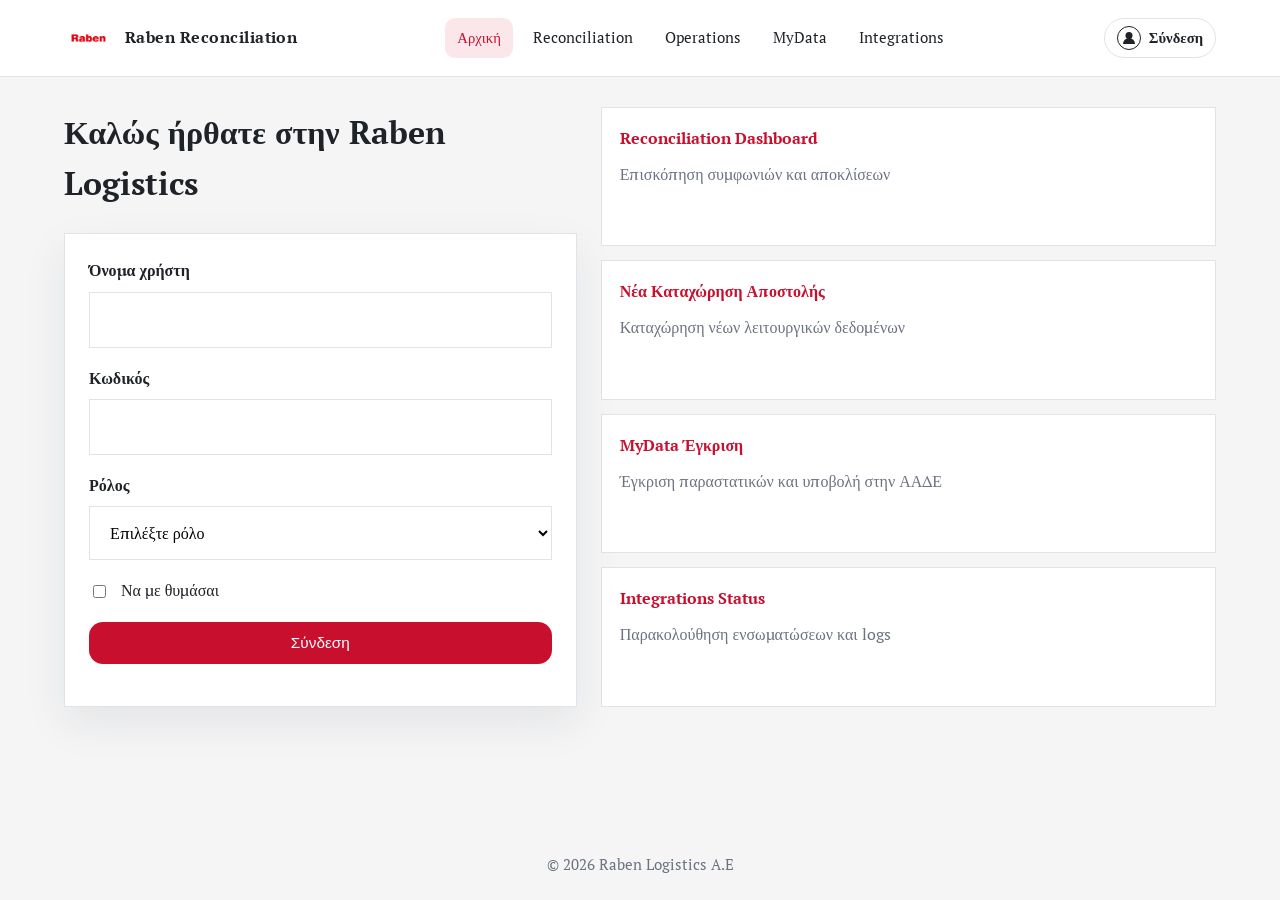
<file: index.html>
<!DOCTYPE html>
<html lang="el">
<head>
  <meta charset="UTF-8">
  <meta name="viewport" content="width=device-width, initial-scale=1.0">
  <title>Raben Reconciliation | Login</title>
  <link rel="preconnect" href="https://fonts.googleapis.com">
  <link rel="preconnect" href="https://fonts.gstatic.com" crossorigin>
  <link href="https://fonts.googleapis.com/css2?family=PT+Serif:ital,wght@0,400;0,700;1,400&amp;display=swap" rel="stylesheet">
  <link rel="stylesheet" href="style.css">
</head>
<body>
  <div class="page-shell">
    <header class="site-header">
      <div class="topbar">
        <div class="brand">
          <a href="index.html" aria-label="Raben home"><img src="assets/raben-logo.jpg" alt="Raben logo" class="brand-logo"></a>
          <div class="brand-title">Raben Reconciliation</div>
        </div>
        <nav class="nav-links" aria-label="Main navigation">
          <a class="active" href="index.html">Αρχική</a>
          <a href="reconciliation.html">Reconciliation</a>
          <a href="operations.html">Operations</a>
          <a href="mydata.html">MyData</a>
          <a href="integrations.html">Integrations</a>
        </nav>
        <a class="login-chip" href="index.html" aria-label="Σύνδεση χρήστη">
          <span class="profile-icon" aria-hidden="true"></span>
          <span>Σύνδεση</span>
        </a>
      </div>
    </header>

    <main>
      <section class="page-content grid grid-2">
        <div>
          <h1 class="page-title">Καλώς ήρθατε στην Raben Logistics</h1>
          <div class="card section-block">
            <form id="login-form" novalidate>
              <div class="field">
                <label for="username">Όνομα χρήστη</label>
                <input type="text" id="username" name="username" autocomplete="username">
              </div>
              <div class="field">
                <label for="password">Κωδικός</label>
                <input type="password" id="password" name="password" autocomplete="current-password">
              </div>
              <div class="field">
                <label for="role">Ρόλος</label>
                <select id="role" name="role">
                  <option value="">Επιλέξτε ρόλο</option>
                  <option value="Λογιστής">Λογιστής</option>
                  <option value="Operations User">Operations User</option>
                  <option value="Finance Director">Finance Director</option>
                  <option value="IT Administrator">IT Administrator</option>
                </select>
              </div>
              <div class="checkbox-group">
                <input type="checkbox" id="remember" name="remember">
                <label for="remember">Να με θυμάσαι</label>
              </div>
              <button type="submit" class="button primary">Σύνδεση</button>
              <p id="login-notice" class="form-notice" aria-live="polite"></p>
            </form>
          </div>
        </div>

        <div class="quick-links">
          <a class="quick-card" href="reconciliation.html">
            <h4>Reconciliation Dashboard</h4>
            <p>Επισκόπηση συμφωνιών και αποκλίσεων</p>
          </a>
          <a class="quick-card" href="operations.html">
            <h4>Νέα Καταχώρηση Αποστολής</h4>
            <p>Καταχώρηση νέων λειτουργικών δεδομένων</p>
          </a>
          <a class="quick-card" href="mydata.html">
            <h4>MyData Έγκριση</h4>
            <p>Έγκριση παραστατικών και υποβολή στην ΑΑΔΕ</p>
          </a>
          <a class="quick-card" href="integrations.html">
            <h4>Integrations Status</h4>
            <p>Παρακολούθηση ενσωματώσεων και logs</p>
          </a>
        </div>
      </section>
    </main>

    <footer>
      © 2026 Raben Logistics A.E
    </footer>
  </div>
  <script src="script.js"></script>
</body>
</html>
</file>
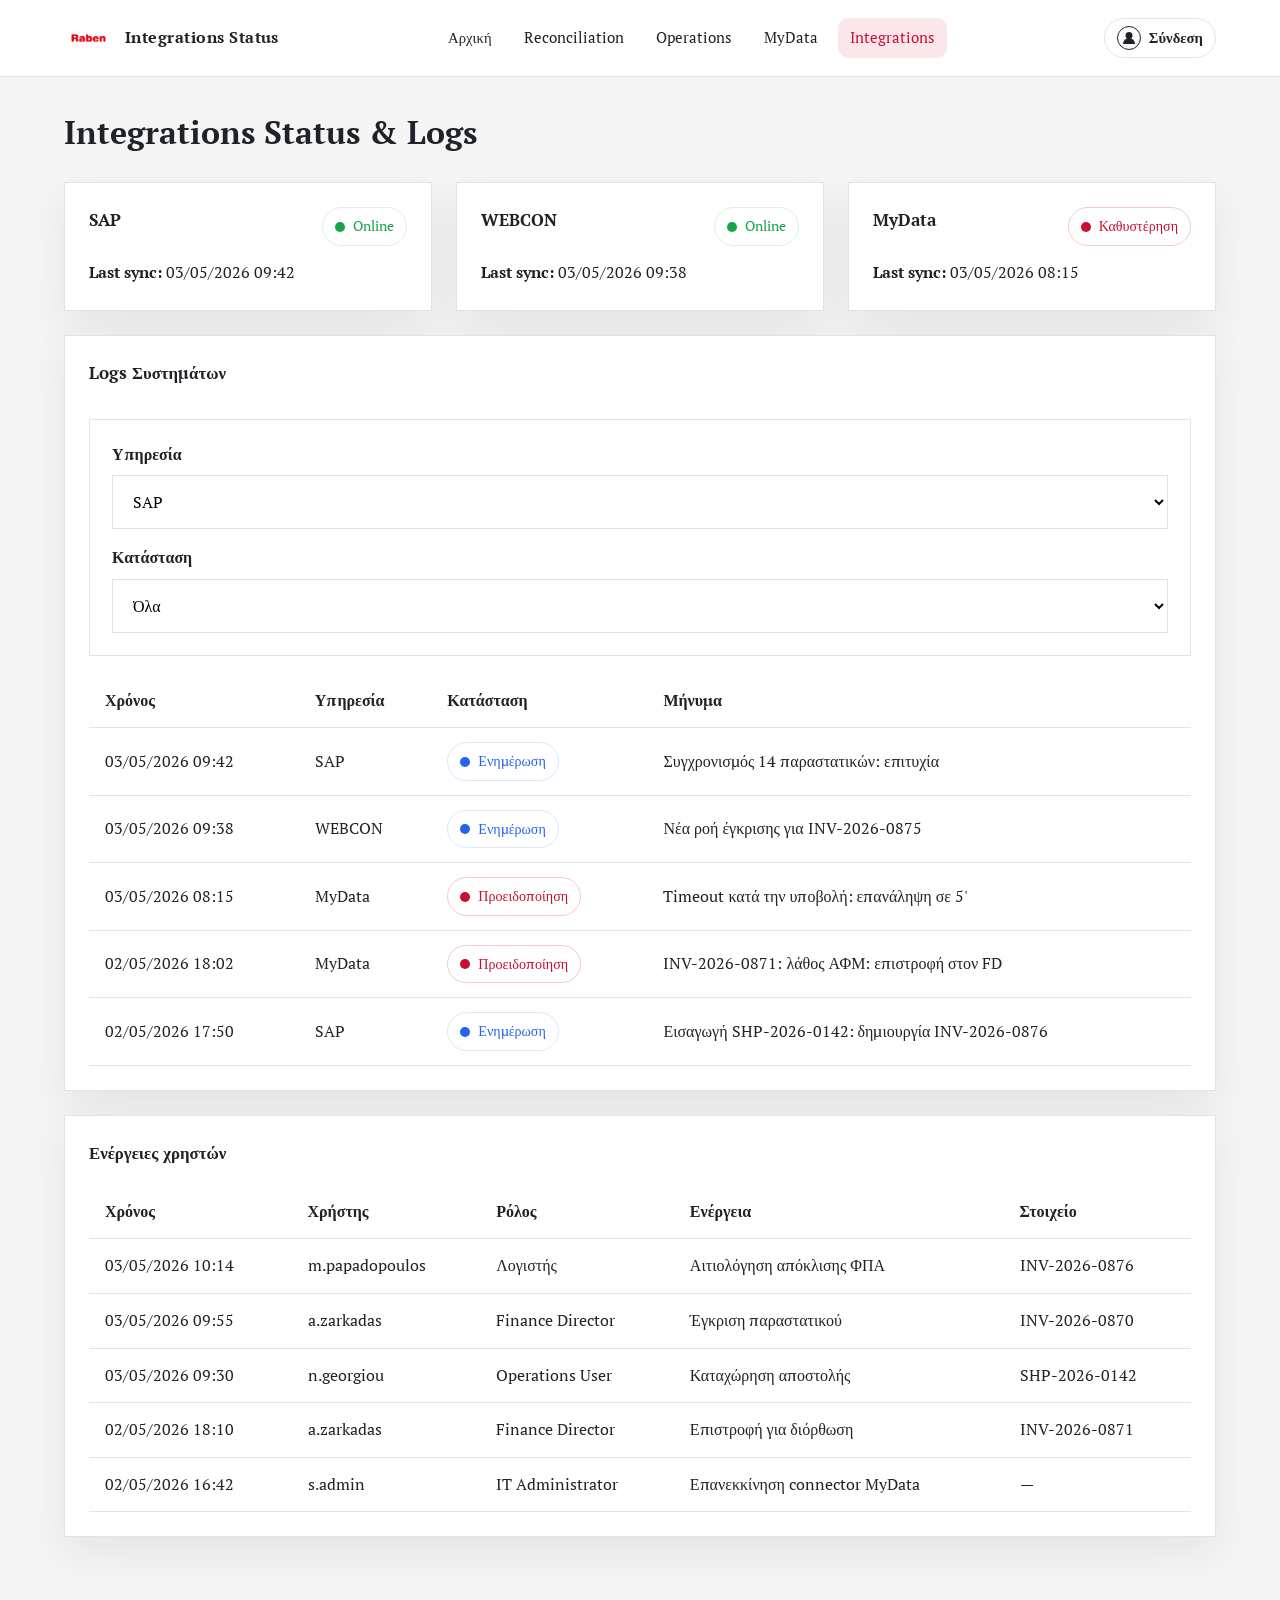
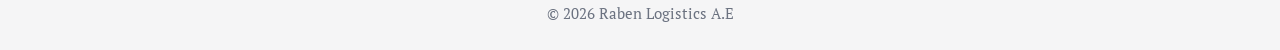
<file: integrations.html>
<!DOCTYPE html>
<html lang="el">
<head>
  <meta charset="UTF-8">
  <meta name="viewport" content="width=device-width, initial-scale=1.0">
  <title>Raben Reconciliation | Integrations</title>
  <link rel="preconnect" href="https://fonts.googleapis.com">
  <link rel="preconnect" href="https://fonts.gstatic.com" crossorigin>
  <link href="https://fonts.googleapis.com/css2?family=PT+Serif:ital,wght@0,400;0,700;1,400&amp;display=swap" rel="stylesheet">
  <link rel="stylesheet" href="style.css">
</head>
<body>
  <div class="page-shell">
    <header class="site-header">
      <div class="topbar">
        <div class="brand">
          <a href="index.html" aria-label="Raben home"><img src="assets/raben-logo.jpg" alt="Raben logo" class="brand-logo"></a>
          <div class="brand-title">Integrations Status</div>
        </div>
        <nav class="nav-links" aria-label="Main navigation">
          <a href="index.html">Αρχική</a>
          <a href="reconciliation.html">Reconciliation</a>
          <a href="operations.html">Operations</a>
          <a href="mydata.html">MyData</a>
          <a class="active" href="integrations.html">Integrations</a>
        </nav>
        <a class="login-chip" href="index.html" aria-label="Σύνδεση χρήστη">
          <span class="profile-icon" aria-hidden="true"></span>
          <span>Σύνδεση</span>
        </a>
      </div>
    </header>

    <main>
      <section class="page-content">
        <h1 class="page-title">Integrations Status & Logs</h1>

        <div class="grid grid-3 section-block">
          <div class="card">
            <div class="integration-card-header">
              <div>
                <h3>SAP</h3>
              </div>
              <span class="status-pill success">Online</span>
            </div>
            <p><strong>Last sync:</strong> 03/05/2026 09:42</p>
          </div>
          <div class="card">
            <div class="integration-card-header">
              <div>
                <h3>WEBCON</h3>
              </div>
              <span class="status-pill success">Online</span>
            </div>
            <p><strong>Last sync:</strong> 03/05/2026 09:38</p>
          </div>
          <div class="card">
            <div class="integration-card-header">
              <div>
                <h3>MyData</h3>
              </div>
              <span class="status-pill warning">Καθυστέρηση</span>
            </div>
            <p><strong>Last sync:</strong> 03/05/2026 08:15</p>
          </div>
        </div>

        <div class="card section-block">
          <div class="card-toolbar">
            <div>
              <h3>Logs Συστημάτων</h3>
            </div>
          </div>

          <div id="log-panel" class="panel log-panel">
            <div class="field">
              <label for="log-service">Υπηρεσία</label>
              <select id="log-service">
                <option>SAP</option>
                <option>WEBCON</option>
                <option>MyData</option>
              </select>
            </div>
            <div class="field">
              <label for="log-level">Κατάσταση</label>
              <select id="log-level">
                <option>Όλα</option>
                <option>Ενημέρωση</option>
                <option>Προειδοποίηση</option>
                <option>Σφάλμα</option>
              </select>
            </div>
          </div>

          <div class="table-wrapper table-block">
            <table>
              <thead>
                <tr>
                  <th>Χρόνος</th>
                  <th>Υπηρεσία</th>
                  <th>Κατάσταση</th>
                  <th>Μήνυμα</th>
                </tr>
              </thead>
              <tbody>
                <tr>
                  <td>03/05/2026 09:42</td>
                  <td>SAP</td>
                  <td><span class="status-pill info">Ενημέρωση</span></td>
                  <td>Συγχρονισμός 14 παραστατικών: επιτυχία</td>
                </tr>
                <tr>
                  <td>03/05/2026 09:38</td>
                  <td>WEBCON</td>
                  <td><span class="status-pill info">Ενημέρωση</span></td>
                  <td>Νέα ροή έγκρισης για INV-2026-0875</td>
                </tr>
                <tr>
                  <td>03/05/2026 08:15</td>
                  <td>MyData</td>
                  <td><span class="status-pill warning">Προειδοποίηση</span></td>
                  <td>Timeout κατά την υποβολή: επανάληψη σε 5'</td>
                </tr>
                <tr>
                  <td>02/05/2026 18:02</td>
                  <td>MyData</td>
                  <td><span class="status-pill warning">Προειδοποίηση</span></td>
                  <td>INV-2026-0871: λάθος ΑΦΜ: επιστροφή στον FD</td>
                </tr>
                <tr>
                  <td>02/05/2026 17:50</td>
                  <td>SAP</td>
                  <td><span class="status-pill info">Ενημέρωση</span></td>
                  <td>Εισαγωγή SHP-2026-0142: δημιουργία INV-2026-0876</td>
                </tr>
              </tbody>
            </table>
          </div>
        </div>

        <div class="card section-block">
          <div>
            <h3>Ενέργειες χρηστών</h3>
          </div>
          <div class="table-wrapper table-block">
            <table>
              <thead>
                <tr>
                  <th>Χρόνος</th>
                  <th>Χρήστης</th>
                  <th>Ρόλος</th>
                  <th>Ενέργεια</th>
                  <th>Στοιχείο</th>
                </tr>
              </thead>
              <tbody>
                <tr>
                  <td>03/05/2026 10:14</td>
                  <td>m.papadopoulos</td>
                  <td>Λογιστής</td>
                  <td>Αιτιολόγηση απόκλισης ΦΠΑ</td>
                  <td>INV-2026-0876</td>
                </tr>
                <tr>
                  <td>03/05/2026 09:55</td>
                  <td>a.zarkadas</td>
                  <td>Finance Director</td>
                  <td>Έγκριση παραστατικού</td>
                  <td>INV-2026-0870</td>
                </tr>
                <tr>
                  <td>03/05/2026 09:30</td>
                  <td>n.georgiou</td>
                  <td>Operations User</td>
                  <td>Καταχώρηση αποστολής</td>
                  <td>SHP-2026-0142</td>
                </tr>
                <tr>
                  <td>02/05/2026 18:10</td>
                  <td>a.zarkadas</td>
                  <td>Finance Director</td>
                  <td>Επιστροφή για διόρθωση</td>
                  <td>INV-2026-0871</td>
                </tr>
                <tr>
                  <td>02/05/2026 16:42</td>
                  <td>s.admin</td>
                  <td>IT Administrator</td>
                  <td>Επανεκκίνηση connector MyData</td>
                  <td>—</td>
                </tr>
              </tbody>
            </table>
          </div>
        </div>
      </section>
    </main>

    <footer>
      © 2026 Raben Logistics A.E
    </footer>
  </div>
  <script src="script.js"></script>
</body>
</html>
</file>
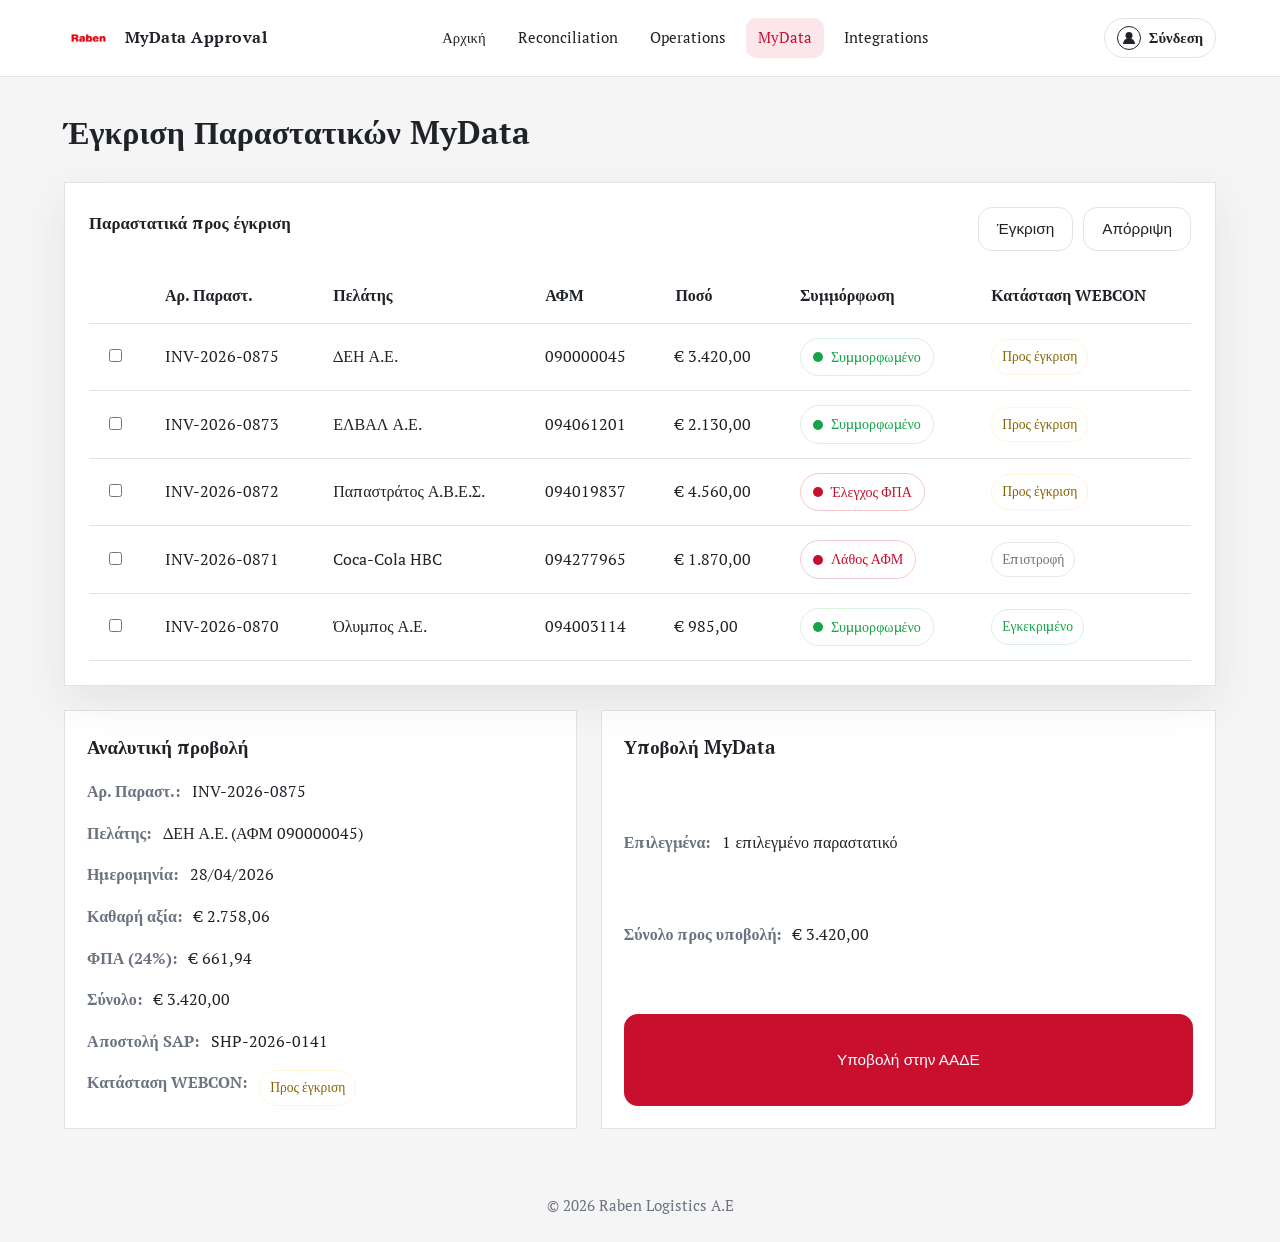
<file: mydata.html>
<!DOCTYPE html>
<html lang="el">
<head>
  <meta charset="UTF-8">
  <meta name="viewport" content="width=device-width, initial-scale=1.0">
  <title>Raben Reconciliation | MyData</title>
  <link rel="preconnect" href="https://fonts.googleapis.com">
  <link rel="preconnect" href="https://fonts.gstatic.com" crossorigin>
  <link href="https://fonts.googleapis.com/css2?family=PT+Serif:ital,wght@0,400;0,700;1,400&amp;display=swap" rel="stylesheet">
  <link rel="stylesheet" href="style.css">
</head>
<body>
  <div class="page-shell">
    <header class="site-header">
      <div class="topbar">
        <div class="brand">
          <a href="index.html" aria-label="Raben home"><img src="assets/raben-logo.jpg" alt="Raben logo" class="brand-logo"></a>
          <div class="brand-title">MyData Approval</div>
        </div>
        <nav class="nav-links" aria-label="Main navigation">
          <a href="index.html">Αρχική</a>
          <a href="reconciliation.html">Reconciliation</a>
          <a href="operations.html">Operations</a>
          <a class="active" href="mydata.html">MyData</a>
          <a href="integrations.html">Integrations</a>
        </nav>
        <a class="login-chip" href="index.html" aria-label="Σύνδεση χρήστη">
          <span class="profile-icon" aria-hidden="true"></span>
          <span>Σύνδεση</span>
        </a>
      </div>
    </header>

    <main>
      <section class="page-content">
        <h1 class="page-title">Έγκριση Παραστατικών MyData</h1>

        <div class="card section-block">
          <div class="card-toolbar">
            <div>
              <h3>Παραστατικά προς έγκριση</h3>
            </div>
            <div class="card-actions">
              <button class="button secondary">Έγκριση</button>
              <button class="button secondary">Απόρριψη</button>
            </div>
          </div>
          <div class="table-wrapper table-block">
            <table>
              <thead>
                <tr>
                  <th></th>
                  <th>Αρ. Παραστ.</th>
                  <th>Πελάτης</th>
                  <th>ΑΦΜ</th>
                  <th>Ποσό</th>
                  <th>Συμμόρφωση</th>
                  <th>Κατάσταση WEBCON</th>
                </tr>
              </thead>
              <tbody>
                <tr>
                  <td><input type="checkbox"></td>
                  <td>INV-2026-0875</td>
                  <td>ΔΕΗ Α.Ε.</td>
                  <td>090000045</td>
                  <td>€ 3.420,00</td>
                  <td><span class="status-pill success">Συμμορφωμένο</span></td>
                  <td><span class="table-badge pending">Προς έγκριση</span></td>
                </tr>
                <tr>
                  <td><input type="checkbox"></td>
                  <td>INV-2026-0873</td>
                  <td>ΕΛΒΑΛ Α.Ε.</td>
                  <td>094061201</td>
                  <td>€ 2.130,00</td>
                  <td><span class="status-pill success">Συμμορφωμένο</span></td>
                  <td><span class="table-badge pending">Προς έγκριση</span></td>
                </tr>
                <tr>
                  <td><input type="checkbox"></td>
                  <td>INV-2026-0872</td>
                  <td>Παπαστράτος Α.Β.Ε.Σ.</td>
                  <td>094019837</td>
                  <td>€ 4.560,00</td>
                  <td><span class="status-pill warning">Έλεγχος ΦΠΑ</span></td>
                  <td><span class="table-badge pending">Προς έγκριση</span></td>
                </tr>
                <tr>
                  <td><input type="checkbox"></td>
                  <td>INV-2026-0871</td>
                  <td>Coca-Cola HBC</td>
                  <td>094277965</td>
                  <td>€ 1.870,00</td>
                  <td><span class="status-pill warning">Λάθος ΑΦΜ</span></td>
                  <td><span class="table-badge rejected">Επιστροφή</span></td>
                </tr>
                <tr>
                  <td><input type="checkbox"></td>
                  <td>INV-2026-0870</td>
                  <td>Όλυμπος Α.Ε.</td>
                  <td>094003114</td>
                  <td>€ 985,00</td>
                  <td><span class="status-pill success">Συμμορφωμένο</span></td>
                  <td><span class="table-badge approved">Εγκεκριμένο</span></td>
                </tr>
              </tbody>
            </table>
          </div>
        </div>

        <div class="grid grid-2 section-grid">
          <div class="panel">
            <h3>Αναλυτική προβολή</h3>
            <div class="panel-row">
              <strong>Αρ. Παραστ.:</strong>
              <span>INV-2026-0875</span>
            </div>
            <div class="panel-row">
              <strong>Πελάτης:</strong>
              <span>ΔΕΗ Α.Ε. (ΑΦΜ 090000045)</span>
            </div>
            <div class="panel-row">
              <strong>Ημερομηνία:</strong>
              <span>28/04/2026</span>
            </div>
            <div class="panel-row">
              <strong>Καθαρή αξία:</strong>
              <span>€ 2.758,06</span>
            </div>
            <div class="panel-row">
              <strong>ΦΠΑ (24%):</strong>
              <span>€ 661,94</span>
            </div>
            <div class="panel-row">
              <strong>Σύνολο:</strong>
              <span>€ 3.420,00</span>
            </div>
            <div class="panel-row">
              <strong>Αποστολή SAP:</strong>
              <span>SHP-2026-0141</span>
            </div>
            <div class="panel-row">
              <strong>Κατάσταση WEBCON:</strong>
              <span><span class="table-badge pending">Προς έγκριση</span></span>
            </div>
          </div>

          <div class="panel">
            <h3>Υποβολή MyData</h3>
            <div class="panel-row">
              <strong>Επιλεγμένα:</strong>
              <span>1 επιλεγμένο παραστατικό</span>
            </div>
            <div class="panel-row">
              <strong>Σύνολο προς υποβολή:</strong>
              <span>€ 3.420,00</span>
            </div>
            <button class="button primary">Υποβολή στην ΑΑΔΕ</button>
          </div>
        </div>
      </section>
    </main>

    <footer>
      © 2026 Raben Logistics A.E
    </footer>
  </div>
  <script src="script.js"></script>
</body>
</html>
</file>
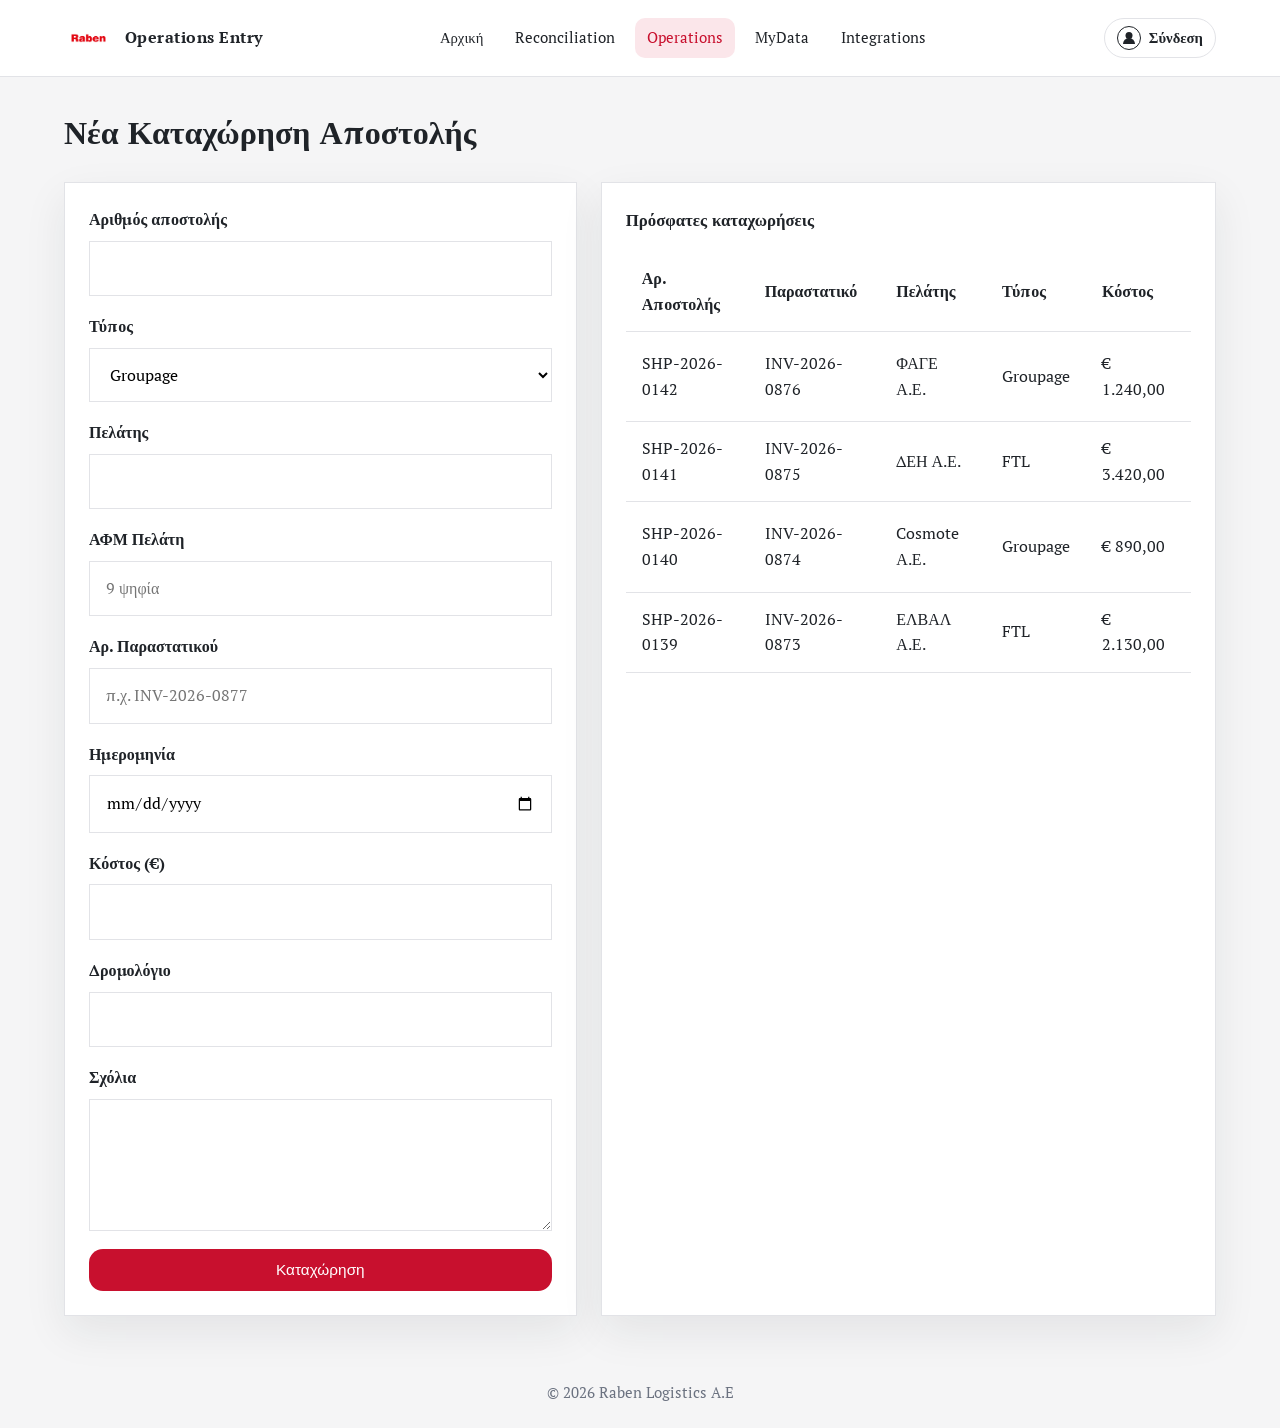
<file: operations.html>
<!DOCTYPE html>
<html lang="el">
<head>
  <meta charset="UTF-8">
  <meta name="viewport" content="width=device-width, initial-scale=1.0">
  <title>Raben Reconciliation | Operations</title>
  <link rel="preconnect" href="https://fonts.googleapis.com">
  <link rel="preconnect" href="https://fonts.gstatic.com" crossorigin>
  <link href="https://fonts.googleapis.com/css2?family=PT+Serif:ital,wght@0,400;0,700;1,400&amp;display=swap" rel="stylesheet">
  <link rel="stylesheet" href="style.css">
</head>
<body>
  <div class="page-shell">
    <header class="site-header">
      <div class="topbar">
        <div class="brand">
          <a href="index.html" aria-label="Raben home"><img src="assets/raben-logo.jpg" alt="Raben logo" class="brand-logo"></a>
          <div class="brand-title">Operations Entry</div>
        </div>
        <nav class="nav-links" aria-label="Main navigation">
          <a href="index.html">Αρχική</a>
          <a href="reconciliation.html">Reconciliation</a>
          <a class="active" href="operations.html">Operations</a>
          <a href="mydata.html">MyData</a>
          <a href="integrations.html">Integrations</a>
        </nav>
        <a class="login-chip" href="index.html" aria-label="Σύνδεση χρήστη">
          <span class="profile-icon" aria-hidden="true"></span>
          <span>Σύνδεση</span>
        </a>
      </div>
    </header>

    <main>
      <section class="page-content">
        <h1 class="page-title">Νέα Καταχώρηση Αποστολής</h1>

        <div class="grid grid-2 section-grid">
          <div class="card">
            <form>
              <div class="field">
                <label for="shipment-id">Αριθμός αποστολής</label>
                <input type="text" id="shipment-id" required>
              </div>
              <div class="field">
                <label for="shipment-type">Τύπος</label>
                <select id="shipment-type">
                  <option>Groupage</option>
                  <option>FTL</option>
                  <option>LTL</option>
                </select>
              </div>
              <div class="field">
                <label for="client-name">Πελάτης</label>
                <input type="text" id="client-name" required>
              </div>
              <div class="field">
                <label for="client-vat">ΑΦΜ Πελάτη</label>
                <input type="text" id="client-vat" pattern="[0-9]{9}" maxlength="9" placeholder="9 ψηφία" required>
              </div>
              <div class="field">
                <label for="invoice-no">Αρ. Παραστατικού</label>
                <input type="text" id="invoice-no" placeholder="π.χ. INV-2026-0877">
              </div>
              <div class="field">
                <label for="shipment-date">Ημερομηνία</label>
                <input type="date" id="shipment-date">
              </div>
              <div class="field">
                <label for="shipment-cost">Κόστος (€)</label>
                <input type="text" id="shipment-cost" inputmode="decimal">
              </div>
              <div class="field">
                <label for="route">Δρομολόγιο</label>
                <input type="text" id="route">
              </div>
              <div class="field">
                <label for="notes">Σχόλια</label>
                <textarea id="notes" rows="4"></textarea>
              </div>
              <button class="button primary">Καταχώρηση</button>
            </form>
          </div>

          <div class="card">
            <h3>Πρόσφατες καταχωρήσεις</h3>
            <div class="table-wrapper table-block">
              <table>
                <thead>
                  <tr>
                    <th>Αρ. Αποστολής</th>
                    <th>Παραστατικό</th>
                    <th>Πελάτης</th>
                    <th>Τύπος</th>
                    <th>Κόστος</th>
                    <th>Κατάσταση</th>
                  </tr>
                </thead>
                <tbody>
                  <tr>
                    <td>SHP-2026-0142</td>
                    <td>INV-2026-0876</td>
                    <td>ΦΑΓΕ Α.Ε.</td>
                    <td>Groupage</td>
                    <td>€ 1.240,00</td>
                    <td><span class="status-pill info">Προς συμφωνία</span></td>
                  </tr>
                  <tr>
                    <td>SHP-2026-0141</td>
                    <td>INV-2026-0875</td>
                    <td>ΔΕΗ Α.Ε.</td>
                    <td>FTL</td>
                    <td>€ 3.420,00</td>
                    <td><span class="status-pill success">Συμφωνημένο</span></td>
                  </tr>
                  <tr>
                    <td>SHP-2026-0140</td>
                    <td>INV-2026-0874</td>
                    <td>Cosmote Α.Ε.</td>
                    <td>Groupage</td>
                    <td>€ 890,00</td>
                    <td><span class="status-pill info">Προς συμφωνία</span></td>
                  </tr>
                  <tr>
                    <td>SHP-2026-0139</td>
                    <td>INV-2026-0873</td>
                    <td>ΕΛΒΑΛ Α.Ε.</td>
                    <td>FTL</td>
                    <td>€ 2.130,00</td>
                    <td><span class="status-pill success">Συμφωνημένο</span></td>
                  </tr>
                </tbody>
              </table>
            </div>
          </div>
        </div>
      </section>
    </main>

    <footer>
      © 2026 Raben Logistics A.E
    </footer>
  </div>
  <script src="script.js"></script>
</body>
</html>
</file>
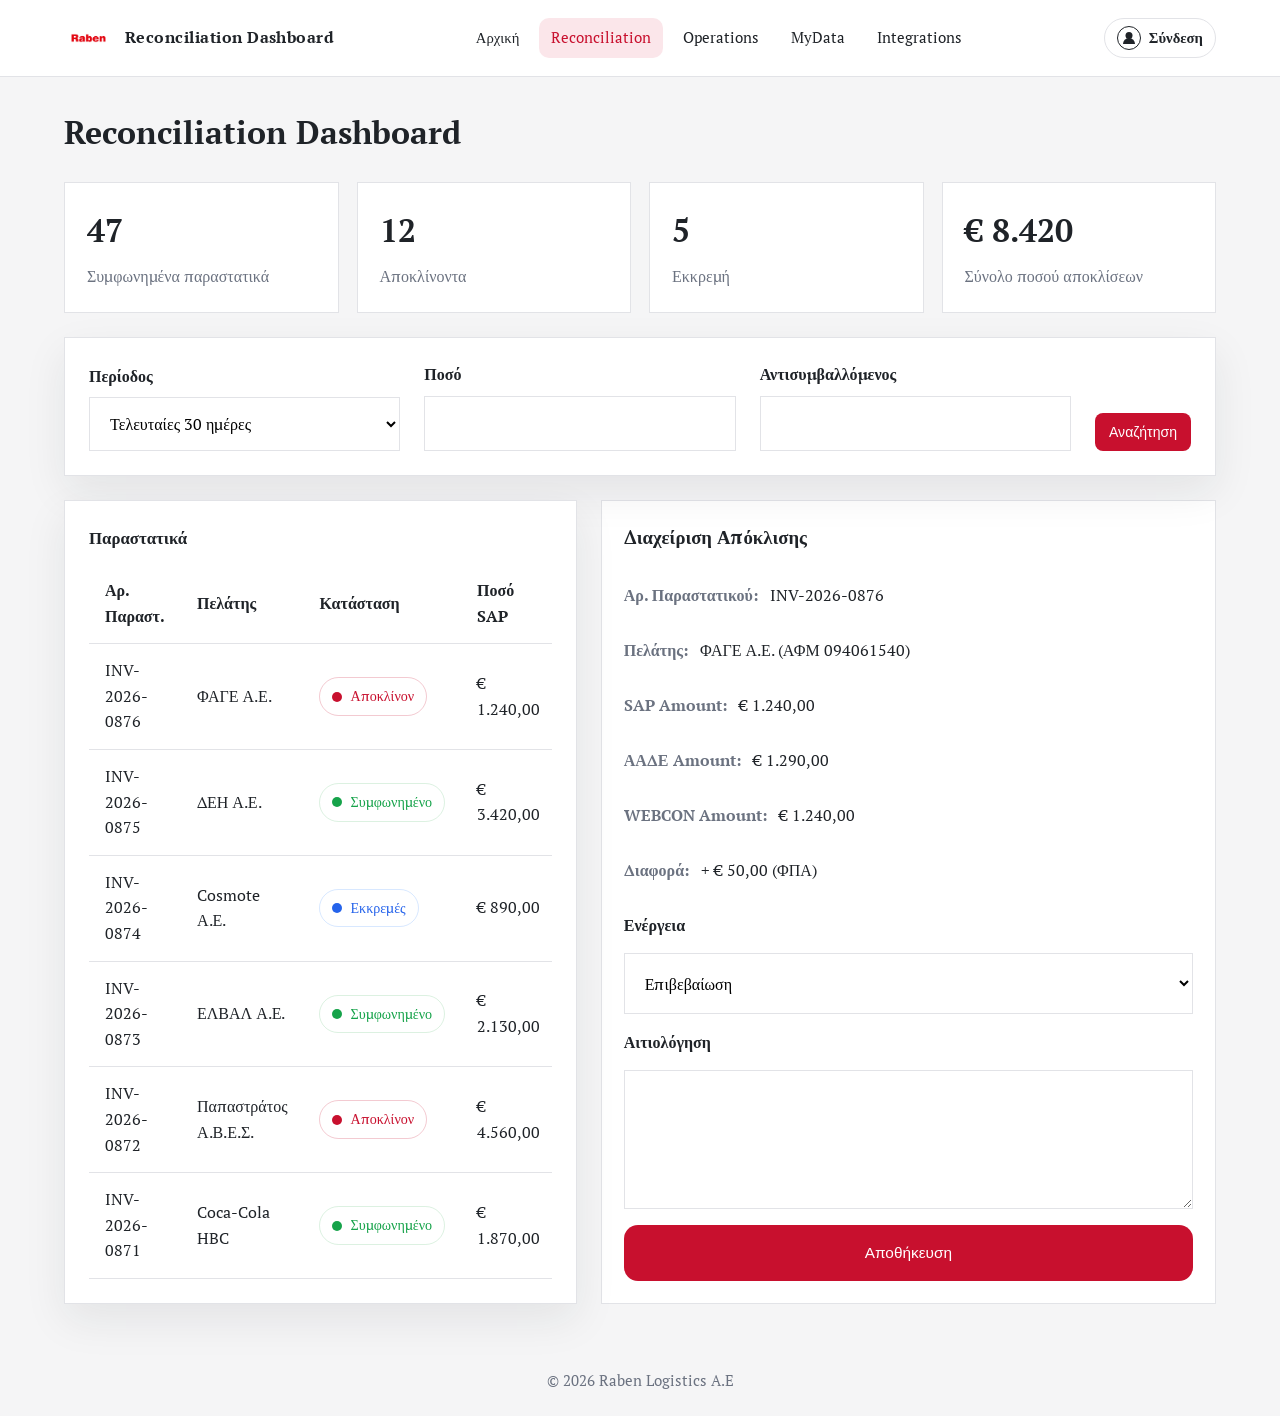
<file: reconciliation.html>
<!DOCTYPE html>
<html lang="el">
<head>
  <meta charset="UTF-8">
  <meta name="viewport" content="width=device-width, initial-scale=1.0">
  <title>Raben Reconciliation | Dashboard</title>
  <link rel="preconnect" href="https://fonts.googleapis.com">
  <link rel="preconnect" href="https://fonts.gstatic.com" crossorigin>
  <link href="https://fonts.googleapis.com/css2?family=PT+Serif:ital,wght@0,400;0,700;1,400&amp;display=swap" rel="stylesheet">
  <link rel="stylesheet" href="style.css">
</head>
<body>
  <div class="page-shell">
    <header class="site-header">
      <div class="topbar">
        <div class="brand">
          <a href="index.html" aria-label="Raben home"><img src="assets/raben-logo.jpg" alt="Raben logo" class="brand-logo"></a>
          <div class="brand-title">Reconciliation Dashboard</div>
        </div>
        <nav class="nav-links" aria-label="Main navigation">
          <a href="index.html">Αρχική</a>
          <a class="active" href="reconciliation.html">Reconciliation</a>
          <a href="operations.html">Operations</a>
          <a href="mydata.html">MyData</a>
          <a href="integrations.html">Integrations</a>
        </nav>
        <a class="login-chip" href="index.html" aria-label="Σύνδεση χρήστη">
          <span class="profile-icon" aria-hidden="true"></span>
          <span>Σύνδεση</span>
        </a>
      </div>
    </header>

    <main>
      <section class="page-content">
        <h1 class="page-title">Reconciliation Dashboard</h1>

        <div class="kpi-grid section-block">
          <div class="kpi-card">
            <div class="kpi-value">47</div>
            <div class="kpi-label">Συμφωνημένα παραστατικά</div>
          </div>
          <div class="kpi-card">
            <div class="kpi-value">12</div>
            <div class="kpi-label">Αποκλίνοντα</div>
          </div>
          <div class="kpi-card">
            <div class="kpi-value">5</div>
            <div class="kpi-label">Εκκρεμή</div>
          </div>
          <div class="kpi-card">
            <div class="kpi-value">€ 8.420</div>
            <div class="kpi-label">Σύνολο ποσού αποκλίσεων</div>
          </div>
        </div>

        <div class="card section-block">
          <form class="grid reconciliation-filters">
            <div class="field">
              <label for="period">Περίοδος</label>
              <select id="period" name="period">
                <option>Τελευταίες 30 ημέρες</option>
                <option>Αυτόν τον μήνα</option>
                <option>Τελευταίο τρίμηνο</option>
              </select>
            </div>
            <div class="field">
              <label for="amount">Ποσό</label>
              <input id="amount" type="text" inputmode="decimal">
            </div>
            <div class="field">
              <label for="counterparty">Αντισυμβαλλόμενος</label>
              <input id="counterparty" type="text">
            </div>
            <div class="field search-action">
              <button type="submit" class="button primary">Αναζήτηση</button>
            </div>
          </form>
        </div>

        <div class="grid grid-2 section-grid">
          <div class="card">
            <h3>Παραστατικά</h3>
            <div class="table-wrapper">
              <table>
                <thead>
                  <tr>
                    <th>Αρ. Παραστ.</th>
                    <th>Πελάτης</th>
                    <th>Κατάσταση</th>
                    <th>Ποσό SAP</th>
                    <th>Ποσό ΑΑΔΕ</th>
                    <th>Ποσό WEBCON</th>
                    <th>Διαφορά</th>
                  </tr>
                </thead>
                <tbody>
                  <tr>
                    <td>INV-2026-0876</td>
                    <td>ΦΑΓΕ Α.Ε.</td>
                    <td><span class="status-pill warning">Αποκλίνον</span></td>
                    <td>€ 1.240,00</td>
                    <td>€ 1.290,00</td>
                    <td>€ 1.240,00</td>
                    <td>+ € 50,00</td>
                  </tr>
                  <tr>
                    <td>INV-2026-0875</td>
                    <td>ΔΕΗ Α.Ε.</td>
                    <td><span class="status-pill success">Συμφωνημένο</span></td>
                    <td>€ 3.420,00</td>
                    <td>€ 3.420,00</td>
                    <td>€ 3.420,00</td>
                    <td>—</td>
                  </tr>
                  <tr>
                    <td>INV-2026-0874</td>
                    <td>Cosmote Α.Ε.</td>
                    <td><span class="status-pill info">Εκκρεμές</span></td>
                    <td>€ 890,00</td>
                    <td>€ 890,00</td>
                    <td>€ 890,00</td>
                    <td>—</td>
                  </tr>
                  <tr>
                    <td>INV-2026-0873</td>
                    <td>ΕΛΒΑΛ Α.Ε.</td>
                    <td><span class="status-pill success">Συμφωνημένο</span></td>
                    <td>€ 2.130,00</td>
                    <td>€ 2.130,00</td>
                    <td>€ 2.130,00</td>
                    <td>—</td>
                  </tr>
                  <tr>
                    <td>INV-2026-0872</td>
                    <td>Παπαστράτος Α.Β.Ε.Σ.</td>
                    <td><span class="status-pill warning">Αποκλίνον</span></td>
                    <td>€ 4.560,00</td>
                    <td>€ 4.440,00</td>
                    <td>€ 4.560,00</td>
                    <td>− € 120,00</td>
                  </tr>
                  <tr>
                    <td>INV-2026-0871</td>
                    <td>Coca-Cola HBC</td>
                    <td><span class="status-pill success">Συμφωνημένο</span></td>
                    <td>€ 1.870,00</td>
                    <td>€ 1.870,00</td>
                    <td>€ 1.870,00</td>
                    <td>—</td>
                  </tr>
                </tbody>
              </table>
            </div>
          </div>

          <div class="panel" id="discrepancy-panel">
            <h3>Διαχείριση Απόκλισης</h3>
            <div class="panel-row">
              <strong>Αρ. Παραστατικού:</strong>
              <span>INV-2026-0876</span>
            </div>
            <div class="panel-row">
              <strong>Πελάτης:</strong>
              <span>ΦΑΓΕ Α.Ε. (ΑΦΜ 094061540)</span>
            </div>
            <div class="panel-row">
              <strong>SAP Amount:</strong>
              <span>€ 1.240,00</span>
            </div>
            <div class="panel-row">
              <strong>ΑΑΔΕ Amount:</strong>
              <span>€ 1.290,00</span>
            </div>
            <div class="panel-row">
              <strong>WEBCON Amount:</strong>
              <span>€ 1.240,00</span>
            </div>
            <div class="panel-row">
              <strong>Διαφορά:</strong>
              <span>+ € 50,00 (ΦΠΑ)</span>
            </div>
            <div class="field">
              <label for="action">Ενέργεια</label>
              <select id="action">
                <option>Επιβεβαίωση</option>
                <option>Αιτιολόγηση</option>
                <option>Αναφορά στην ομάδα</option>
              </select>
            </div>
            <div class="field">
              <label for="comment">Αιτιολόγηση</label>
              <textarea id="comment" rows="4"></textarea>
            </div>
            <button class="button primary">Αποθήκευση</button>
          </div>
        </div>
      </section>
    </main>

    <footer>
      © 2026 Raben Logistics A.E
    </footer>
  </div>
  <script src="script.js"></script>
</body>
</html>
</file>
<file: style.css>
:root {
  --bg: #f5f5f6;
  --surface: #ffffff;
  --text: #1f2328;
  --text-muted: #6b7280;
  --primary: #c8102e;
  --primary-dark: #9b0c24;
  --primary-soft: #fbe6ea;
  --gray-100: #f3f4f6;
  --success: #16a34a;
  --info: #2563eb;
  --border: #e2e3e7;
  --shadow: 0 16px 40px rgba(31, 35, 40, 0.08);
  --radius: 0;
  --font: "PT Serif", Georgia, "Times New Roman", serif;
}

* {
  box-sizing: border-box;
}

html {
  scroll-behavior: smooth;
}

body {
  margin: 0;
  font-family: var(--font);
  background: var(--bg);
  color: var(--text);
  line-height: 1.6;
}

a {
  color: var(--primary);
  text-decoration: none;
}

a:hover,
a:focus {
  text-decoration: underline;
}

img {
  max-width: 100%;
  display: block;
}

.page-shell {
  min-height: 100vh;
  display: flex;
  flex-direction: column;
}

.site-header {
  background: #ffffff;
  border-bottom: 1px solid var(--border);
  position: sticky;
  top: 0;
  z-index: 10;
}

.site-header .topbar {
  max-width: 1200px;
  margin: 0 auto;
  padding: 18px 24px;
  display: flex;
  align-items: center;
  justify-content: space-between;
  gap: 16px;
}

.brand {
  display: flex;
  align-items: center;
  gap: 12px;
}

.brand .brand-logo {
  height: 22px;
  width: auto;
  object-fit: contain;
  display: block;
}

.brand-title {
  font-size: 1rem;
  font-weight: 700;
  letter-spacing: 0.03em;
}

.nav-links {
  display: flex;
  align-items: center;
  gap: 8px;
  flex-wrap: nowrap;
  white-space: nowrap;
}

.nav-links a {
  padding: 8px 12px;
  border-radius: 10px;
  color: var(--text);
  font-size: 0.92rem;
  white-space: nowrap;
}

.nav-links a.active,
.nav-links a:hover {
  background: var(--primary-soft);
  color: var(--primary);
}

.login-chip {
  display: inline-flex;
  align-items: center;
  gap: 8px;
  padding: 7px 12px;
  border: 1px solid var(--border);
  border-radius: 999px;
  color: var(--text);
  font-size: 0.92rem;
  font-weight: 700;
  white-space: nowrap;
  background: var(--surface);
}

.login-chip:hover,
.login-chip:focus {
  background: var(--primary-soft);
  color: var(--primary);
  text-decoration: none;
}

.profile-icon {
  position: relative;
  width: 24px;
  height: 24px;
  border: 1px solid currentColor;
  border-radius: 50%;
  display: inline-block;
}

.profile-icon::before,
.profile-icon::after {
  content: "";
  position: absolute;
  left: 50%;
  transform: translateX(-50%);
  background: currentColor;
}

.profile-icon::before {
  top: 5px;
  width: 7px;
  height: 7px;
  border-radius: 50%;
}

.profile-icon::after {
  bottom: 5px;
  width: 12px;
  height: 6px;
  border-radius: 999px 999px 0 0;
}

main {
  flex: 1;
}

.page-content {
  max-width: 1200px;
  margin: 0 auto;
  padding: 30px 24px 40px;
}

.page-title {
  font-size: clamp(2rem, 2.5vw, 2.6rem);
  margin: 0;
}

.grid {
  display: grid;
  gap: 24px;
}

.grid-2 {
  grid-template-columns: minmax(320px, 1fr) minmax(360px, 1.2fr);
}

.grid-3 {
  grid-template-columns: repeat(3, minmax(0, 1fr));
}

.section-block,
.section-grid {
  margin-top: 24px;
}

.card-toolbar,
.integration-card-header {
  display: flex;
  align-items: center;
  justify-content: space-between;
  gap: 14px;
}

.card-toolbar {
  flex-wrap: wrap;
}

.card-actions {
  display: flex;
  flex-wrap: wrap;
  gap: 10px;
}

.integration-card-header {
  margin-bottom: 14px;
}

.card {
  background: var(--surface);
  border: 1px solid var(--border);
  border-radius: var(--radius);
  box-shadow: var(--shadow);
  padding: 24px;
  animation: fadeIn 0.7s ease both;
}

.card h3 {
  margin: 0 0 12px;
  font-size: 1.05rem;
}

.card p,
.card small {
  margin: 0;
}

.kpi-grid {
  display: grid;
  grid-template-columns: repeat(auto-fit, minmax(200px, 1fr));
  gap: 18px;
}

.kpi-card {
  border: 1px solid var(--border);
  background: var(--surface);
  border-radius: var(--radius);
  padding: 22px;
}

.kpi-card .kpi-value {
  font-size: 2rem;
  font-weight: 700;
  margin-bottom: 8px;
}

.kpi-card .kpi-label {
  color: var(--text-muted);
}

.status-pill {
  display: inline-flex;
  align-items: center;
  gap: 8px;
  padding: 7px 12px;
  border-radius: 999px;
  font-size: 0.88rem;
  border: 1px solid transparent;
}

.status-pill::before {
  content: "";
  width: 10px;
  height: 10px;
  border-radius: 50%;
  display: inline-block;
}

.status-pill.success { color: var(--success); border-color: rgba(40, 167, 69, 0.16); }
.status-pill.success::before { background: var(--success); }
.status-pill.warning { color: #c8102e; border-color: rgba(200, 16, 46, 0.22); }
.status-pill.warning::before { background: #c8102e; }
.status-pill.info { color: var(--info); border-color: rgba(13, 110, 253, 0.16); }
.status-pill.info::before { background: var(--info); }

.button {
  display: inline-flex;
  align-items: center;
  justify-content: center;
  gap: 8px;
  border: none;
  border-radius: 14px;
  padding: 12px 18px;
  font-size: 0.96rem;
  cursor: pointer;
  transition: transform 0.2s ease, box-shadow 0.2s ease, background 0.2s ease;
}

.button.primary {
  background: var(--primary);
  color: #fff;
}

.button.primary:hover {
  background: var(--primary-dark);
}

.button.secondary {
  background: var(--surface);
  color: var(--text);
  border: 1px solid var(--border);
}

.button.secondary:hover {
  background: var(--gray-100);
}

.button:hover {
  transform: translateY(-1px);
  box-shadow: 0 6px 18px rgba(31, 35, 40, 0.08);
}

form {
  display: grid;
  gap: 18px;
}

.reconciliation-filters {
  grid-template-columns: repeat(3, minmax(180px, 1fr)) auto;
  align-items: end;
}

.field {
  display: grid;
  gap: 8px;
}

.field label {
  font-weight: 600;
}

.field input,
.field select,
.field textarea {
  width: 100%;
  border: 1px solid var(--border);
  border-radius: var(--radius);
  padding: 14px 16px;
  font: inherit;
  background: #fff;
  transition: border-color 0.2s ease, box-shadow 0.2s ease;
}

.field input:focus,
.field select:focus,
.field textarea:focus {
  outline: none;
  border-color: var(--primary);
  box-shadow: 0 0 0 4px rgba(200, 16, 46, 0.12);
}

.search-action {
  align-self: end;
}

.search-action .button {
  min-height: 38px;
  width: auto;
  min-width: 0;
  padding: 7px 14px;
  font-size: 0.88rem;
  border-radius: 8px;
}

.checkbox-group {
  display: flex;
  align-items: center;
  gap: 12px;
}

.checkbox-group input {
  width: auto;
}

.form-notice {
  margin: 0;
}

.form-notice.error {
  color: #9a1f1f;
}

.form-notice.success {
  color: #155724;
}

.quick-links {
  display: grid;
  gap: 14px;
}

.quick-card {
  background: var(--surface);
  border: 1px solid var(--border);
  border-radius: var(--radius);
  padding: 18px;
  transition: transform 0.2s ease, border-color 0.2s ease;
}

.quick-card:hover {
  transform: translateY(-2px);
  border-color: var(--primary-soft);
}

.quick-card h4 {
  margin: 0 0 10px;
  font-size: 1rem;
}

.quick-card p {
  margin: 0;
  color: var(--text-muted);
}

.table-wrapper {
  overflow-x: auto;
}

.table-block {
  margin-top: 18px;
}

table {
  width: 100%;
  border-collapse: collapse;
  min-width: 720px;
}

th,
td {
  text-align: left;
  padding: 14px 16px;
  border-bottom: 1px solid var(--border);
}

th {
  font-weight: 700;
  color: var(--text);
}

tbody tr:hover {
  background: #fbfcfd;
}

.table-badge {
  display: inline-flex;
  align-items: center;
  padding: 6px 10px;
  border-radius: 999px;
  font-size: 0.85rem;
  border: 1px solid transparent;
}

.table-badge.approved { color: var(--success); border-color: rgba(40, 167, 69, 0.16); }
.table-badge.pending { color: #856404; border-color: rgba(255, 193, 7, 0.16); }
.table-badge.rejected { color: #6c757d; border-color: rgba(108, 117, 125, 0.16); }

.panel {
  background: var(--surface);
  border: 1px solid var(--border);
  border-radius: var(--radius);
  padding: 22px;
  display: grid;
  gap: 16px;
}

.log-panel {
  margin-top: 20px;
}

.panel h3 {
  margin: 0;
}

.panel .panel-row {
  display: grid;
  grid-template-columns: auto 1fr;
  gap: 12px;
}

.panel .panel-row strong {
  color: var(--text-muted);
}

footer {
  padding: 24px;
  text-align: center;
  color: var(--text-muted);
  font-size: 0.95rem;
}

@keyframes fadeIn {
  from {
    opacity: 0;
    transform: translateY(12px);
  }
  to {
    opacity: 1;
    transform: translateY(0);
  }
}

@media (max-width: 980px) {
  .page-content {
    padding: 24px 18px 32px;
  }

  .grid-2,
  .grid-3,
  .reconciliation-filters {
    grid-template-columns: 1fr;
  }

  .nav-links {
    overflow-x: auto;
  }
}

@media (max-width: 640px) {
  .site-header .topbar {
    flex-direction: column;
    align-items: stretch;
  }

  .button {
    width: 100%;
  }
}
</file>
